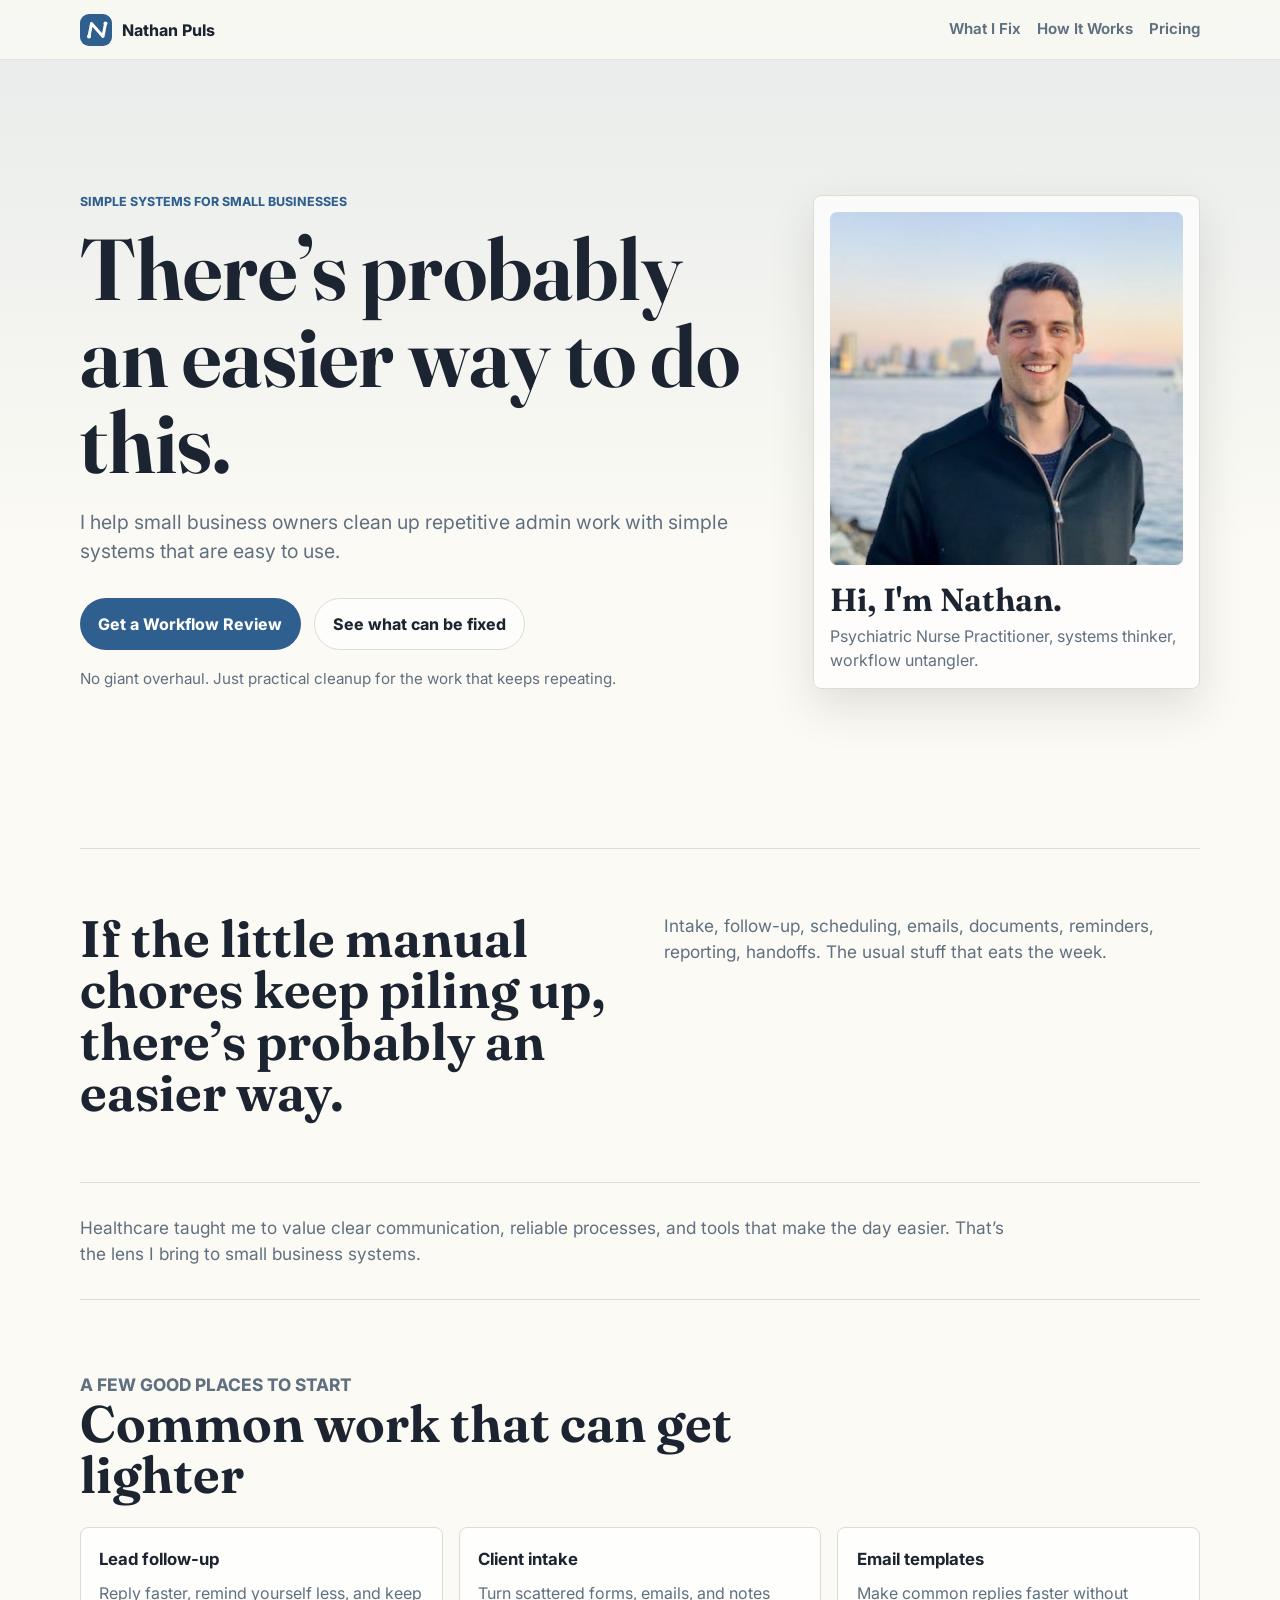
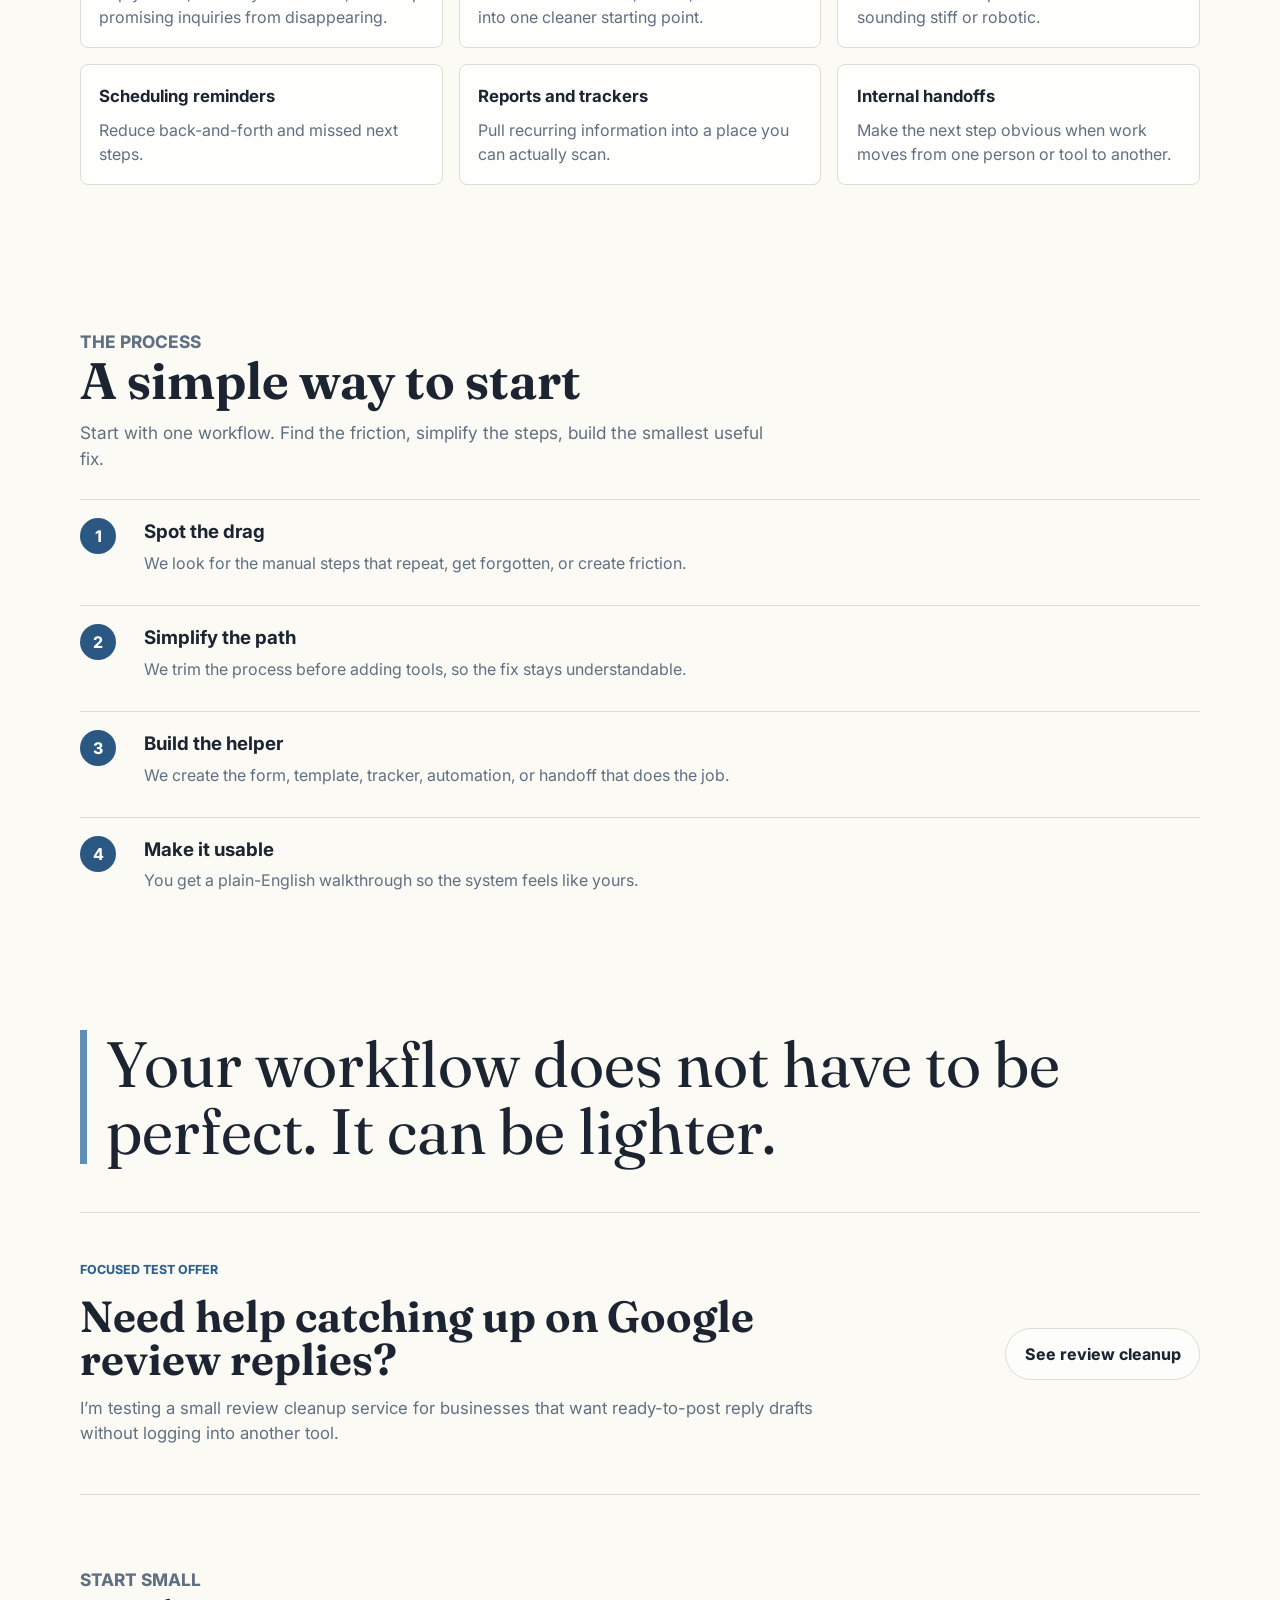
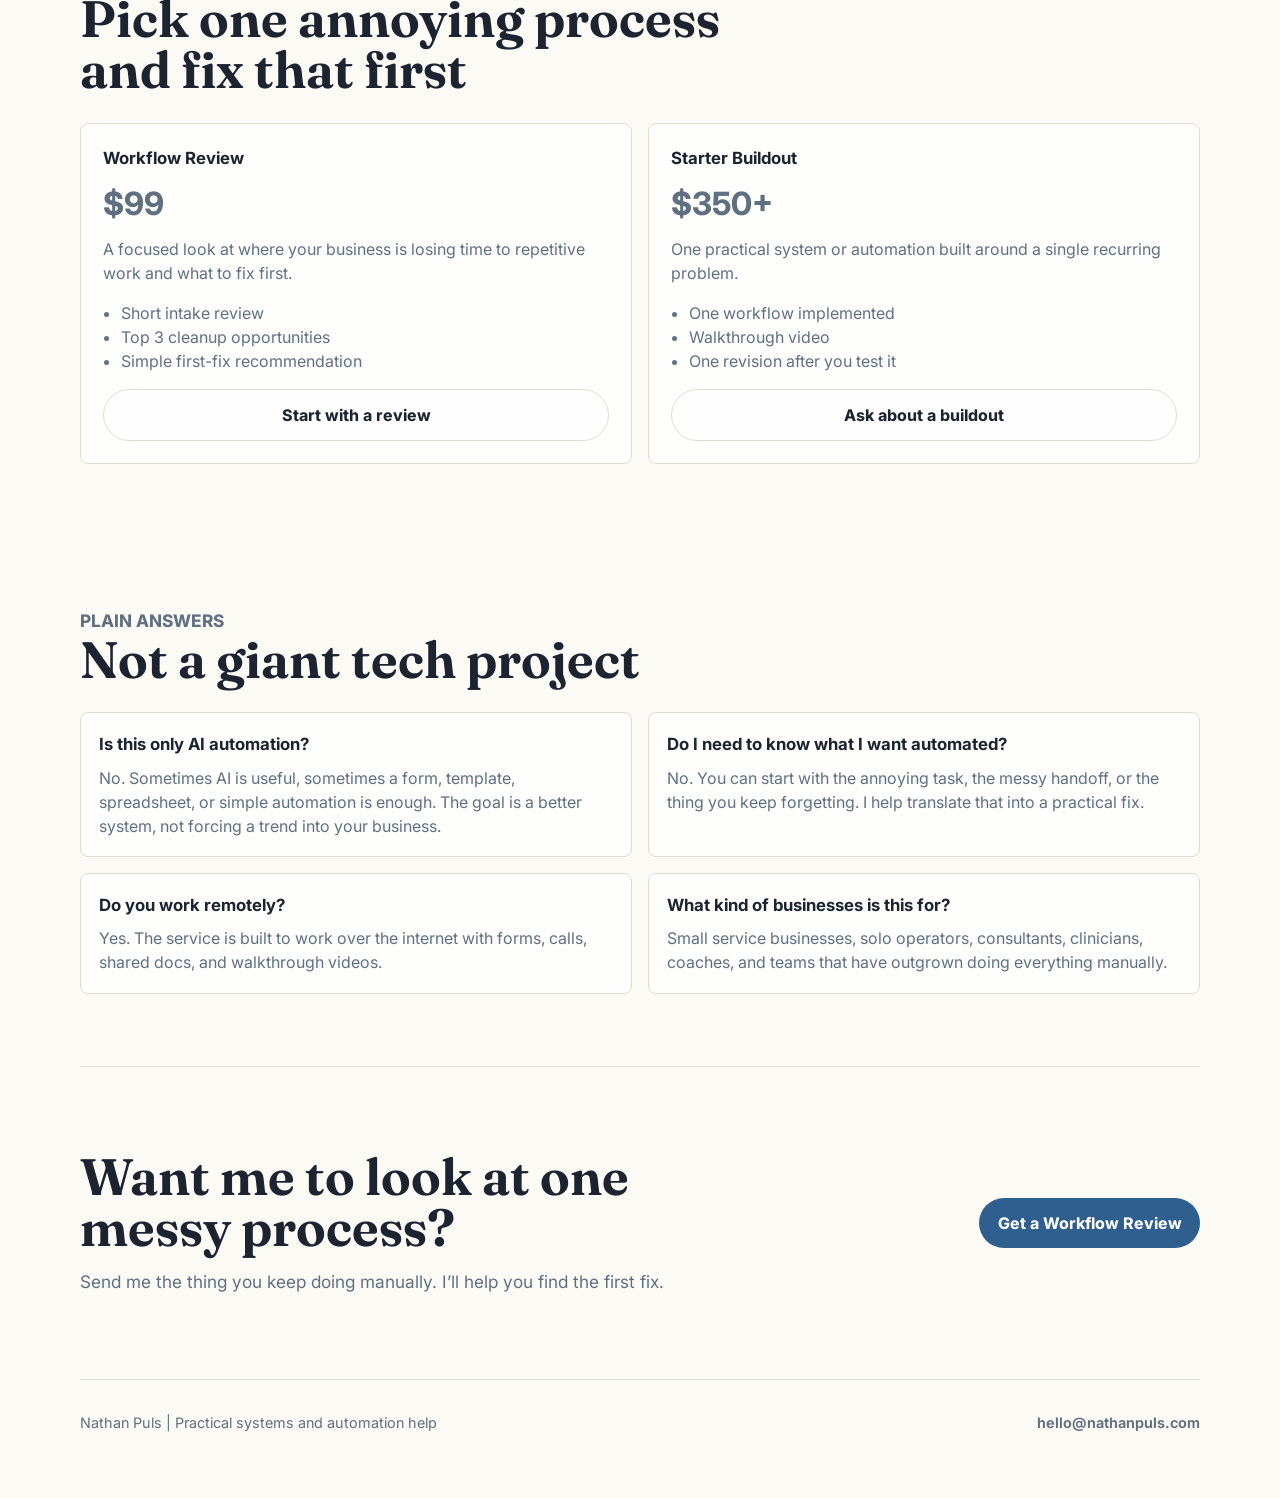
<file: index.html>
<!doctype html>
<html lang="en">
  <head>
    <meta charset="UTF-8" />
    <meta name="viewport" content="width=device-width, initial-scale=1.0" />
    <meta name="description" content="Simple systems and automation help for small businesses with too much manual work." />
    <title>Nathan Puls | Simple Systems for Small Business</title>
    <link rel="preconnect" href="https://fonts.googleapis.com" />
    <link rel="preconnect" href="https://fonts.gstatic.com" crossorigin />
    <link href="https://fonts.googleapis.com/css2?family=Fraunces:opsz,wght@9..144,650&family=Inter:wght@400;500;650;750&display=swap" rel="stylesheet" />
    <link rel="icon" href="./assets/logo.svg" type="image/svg+xml" />
    <link rel="stylesheet" href="./styles.css?v=20260513-4" />
  </head>
  <body class="cms-loading">
    <div class="cms-status" id="cmsStatus">Loading copy...</div>

    <header class="site-header">
      <a class="brand" href="/" aria-label="Nathan Puls home">
        <svg class="brand-logo" viewBox="0 0 64 64" aria-hidden="true">
          <rect width="64" height="64" rx="18" />
          <path d="M18 45L23 19L46 45L51 19" />
          <circle cx="18" cy="45" r="4" />
          <circle cx="51" cy="19" r="4" />
        </svg>
        <span data-copy="nav_brand">Nathan Puls</span>
      </a>
      <nav aria-label="Primary navigation">
        <a href="#fixes" data-copy="nav_offer">What I Fix</a>
        <a href="#process" data-copy="nav_process">How It Works</a>
        <a href="#pricing" data-copy="nav_pricing">Start Here</a>
      </nav>
    </header>

    <main id="top">
      <section class="hero">
        <div class="hero-copy">
          <p class="eyebrow" data-copy="hero_eyebrow">Simple systems for small businesses</p>
          <h1 data-copy="hero_headline">There’s probably an easier way to do this.</h1>
          <p class="hero-text" data-copy="hero_subheadline">
            I help small business owners clean up repetitive admin work with simple systems that are easy to use.
          </p>
          <div class="hero-actions">
            <a class="button primary" data-copy="primary_cta_text" data-href-copy="primary_cta_url" href="#">Get a Workflow Review</a>
            <a class="button secondary" data-copy="secondary_cta_text" href="#fixes">See what can be fixed</a>
          </div>
          <p class="hero-note" data-copy="hero_note">No giant overhaul. Just practical cleanup for the work that keeps repeating.</p>
        </div>
        <aside class="portrait-panel" aria-label="About Nathan">
          <img id="profileImage" src="./assets/profile-cropped.jpg" alt="Nathan Puls" />
          <div>
            <h2 data-copy="about_heading">Hi, I'm Nathan.</h2>
            <p data-copy="about_kicker">Psychiatric Nurse Practitioner, systems thinker, workflow untangler.</p>
          </div>
        </aside>
      </section>

      <section class="intro">
        <div>
          <h2 data-copy="problem_heading">If the little manual chores keep piling up, there’s probably an easier way.</h2>
        </div>
        <p data-copy="problem_body">
          Intake, follow-up, scheduling, emails, documents, reminders, reporting, handoffs. The usual stuff that eats the week.
        </p>
      </section>

      <section class="about-band">
        <p data-copy="about_body">
          Healthcare taught me to value clear communication, reliable processes, and tools that make the day easier. That’s the lens I bring to small business systems.
        </p>
      </section>

      <section class="fixes" id="fixes">
        <div class="section-heading">
          <p class="eyebrow">A few good places to start</p>
          <h2>Common work that can get lighter</h2>
        </div>
        <div class="fix-grid" id="fixGrid"></div>
      </section>

      <section class="process" id="process">
        <div class="section-heading">
          <p class="eyebrow">The process</p>
          <h2 data-copy="process_heading">A simple way to start</h2>
          <p data-copy="process_intro">Start with one workflow. Find the friction, simplify the steps, build the smallest useful fix.</p>
        </div>
        <div class="step-list" id="stepList"></div>
      </section>

      <section class="quote-section">
        <blockquote data-copy="quote">Your workflow does not have to be perfect. It can be lighter.</blockquote>
      </section>

      <section class="review-link-band">
        <div>
          <p class="eyebrow">Focused test offer</p>
          <h2>Need help catching up on Google review replies?</h2>
          <p>
            I’m testing a small review cleanup service for businesses that want ready-to-post reply drafts without logging into another tool.
          </p>
        </div>
        <a class="button secondary" href="/reviews">See review cleanup</a>
      </section>

      <section class="offers" id="pricing">
        <div class="section-heading">
          <p class="eyebrow">Start small</p>
          <h2>Pick one annoying process and fix that first</h2>
        </div>
        <div class="offer-grid" id="offerGrid"></div>
      </section>

      <section class="faq">
        <div class="section-heading">
          <p class="eyebrow">Plain answers</p>
          <h2>Not a giant tech project</h2>
        </div>
        <div class="faq-list" id="faqList"></div>
      </section>

      <section class="contact">
        <div>
          <h2 data-copy="contact_heading">Want me to look at one messy process?</h2>
          <p data-copy="contact_body">Send me the thing you keep doing manually. I’ll help you find the first fix.</p>
        </div>
        <a class="button primary" data-copy="primary_cta_text" data-href-copy="primary_cta_url" href="#">Get a Workflow Review</a>
      </section>
    </main>

    <footer>
      <span data-copy="footer_text">Nathan Puls | Practical systems and automation help</span>
      <div class="footer-contact">
        <a id="footerEmail" href="mailto:hello@nathanpuls.com">hello@nathanpuls.com</a>
      </div>
    </footer>

    <script src="./app.js"></script>
  </body>
</html>
</file>
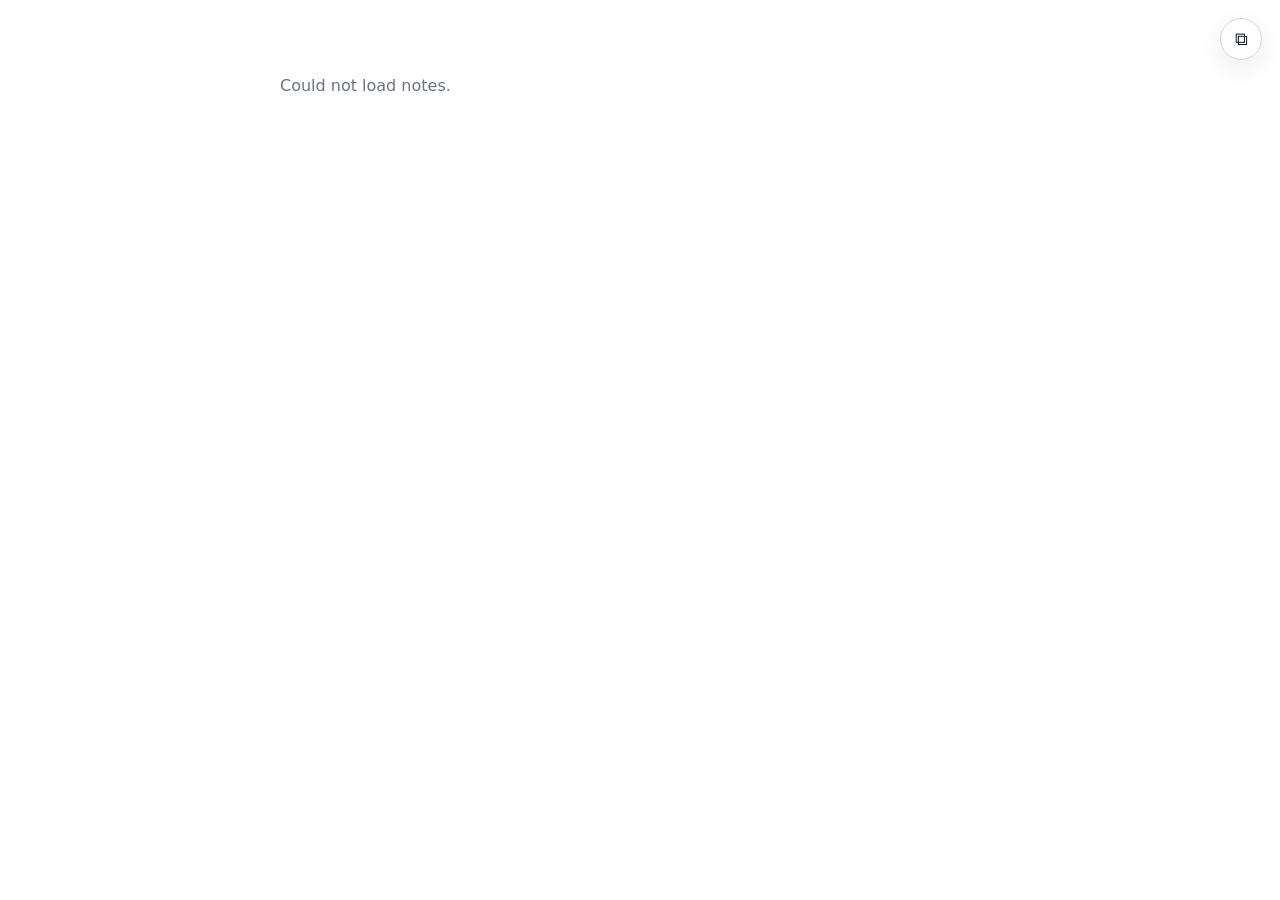
<file: notes/index.html>
<!doctype html>
<html lang="en">
<head>
  <meta charset="UTF-8" />
  <meta name="viewport" content="width=device-width, initial-scale=1.0" />
  <title>Notes</title>

  <style>
    body {
  margin: 0;
  background: #ffffff;
  color: #111827;
  font-family:
    system-ui,
    -apple-system,
    BlinkMacSystemFont,
    "Segoe UI",
    Roboto,
    Helvetica,
    Arial,
    sans-serif,
    Inter;
  line-height: 1.7;
}

    main {
      max-width: 720px;
      margin: 0 auto;
      padding: 56px 24px;
    }

    .copy-btn {
      position: fixed;
      top: 18px;
      right: 18px;
      border: 1px solid #d1d5db;
      background: #ffffff;
      color: #111827;
      border-radius: 999px;
      width: 42px;
      height: 42px;
      cursor: pointer;
      font-size: 18px;
      box-shadow: 0 8px 24px rgba(0,0,0,.08);
      z-index: 10;
    }

    .copy-btn:hover {
      background: #f9fafb;
    }

    .note-line {
      margin: 0 0 14px;
      font-size: 17px;
      white-space: pre-wrap;
    }

    .empty {
      color: #6b7280;
    }
  </style>
</head>

<body>
  <button class="copy-btn" id="copyBtn" title="Copy notes">⧉</button>

  <main>
    <div id="notes"></div>
  </main>

  <script>
    const SHEET_ID = "1ovUgHEIgJkKQKr8q2Q_g0FX9cRo2rG_OznN-X4xjlTY";
    const SHEET_NAME = "Sheet1";

    const GVIZ_URL =
      `https://docs.google.com/spreadsheets/d/${SHEET_ID}/gviz/tq?tqx=out:json&sheet=${encodeURIComponent(SHEET_NAME)}`;

    const notesEl = document.getElementById("notes");
    const copyBtn = document.getElementById("copyBtn");

    let plainText = "";

    function parseGvizResponse(text) {
      const jsonText = text.substring(
        text.indexOf("{"),
        text.lastIndexOf("}") + 1
      );

      return JSON.parse(jsonText);
    }

    function renderNotes(lines) {
      notesEl.innerHTML = "";

      if (!lines.length) {
        notesEl.innerHTML = '<p class="empty">No notes yet.</p>';
        plainText = "";
        return;
      }

      lines.forEach(line => {
        const p = document.createElement("p");
        p.className = "note-line";
        p.textContent = line;
        notesEl.appendChild(p);
      });

      plainText = lines.join("\n");
    }

    async function loadNotes() {
      try {
        const res = await fetch(GVIZ_URL);
        const text = await res.text();
        const data = parseGvizResponse(text);

        const rows = data.table.rows || [];

        const lines = rows
          .map(row => row.c?.[0]?.v)
          .filter(value => value !== null && value !== undefined && String(value).trim() !== "")
          .map(value => String(value).trim());

        renderNotes(lines);
      } catch (err) {
        notesEl.innerHTML = '<p class="empty">Could not load notes.</p>';
      }
    }

    copyBtn.addEventListener("click", async () => {
      try {
        await navigator.clipboard.writeText(plainText);
        copyBtn.textContent = "✓";

        setTimeout(() => {
          copyBtn.textContent = "⧉";
        }, 1200);
      } catch (err) {
        copyBtn.textContent = "!";
      }
    });

    loadNotes();
  </script>
</body>
</html>
</file>
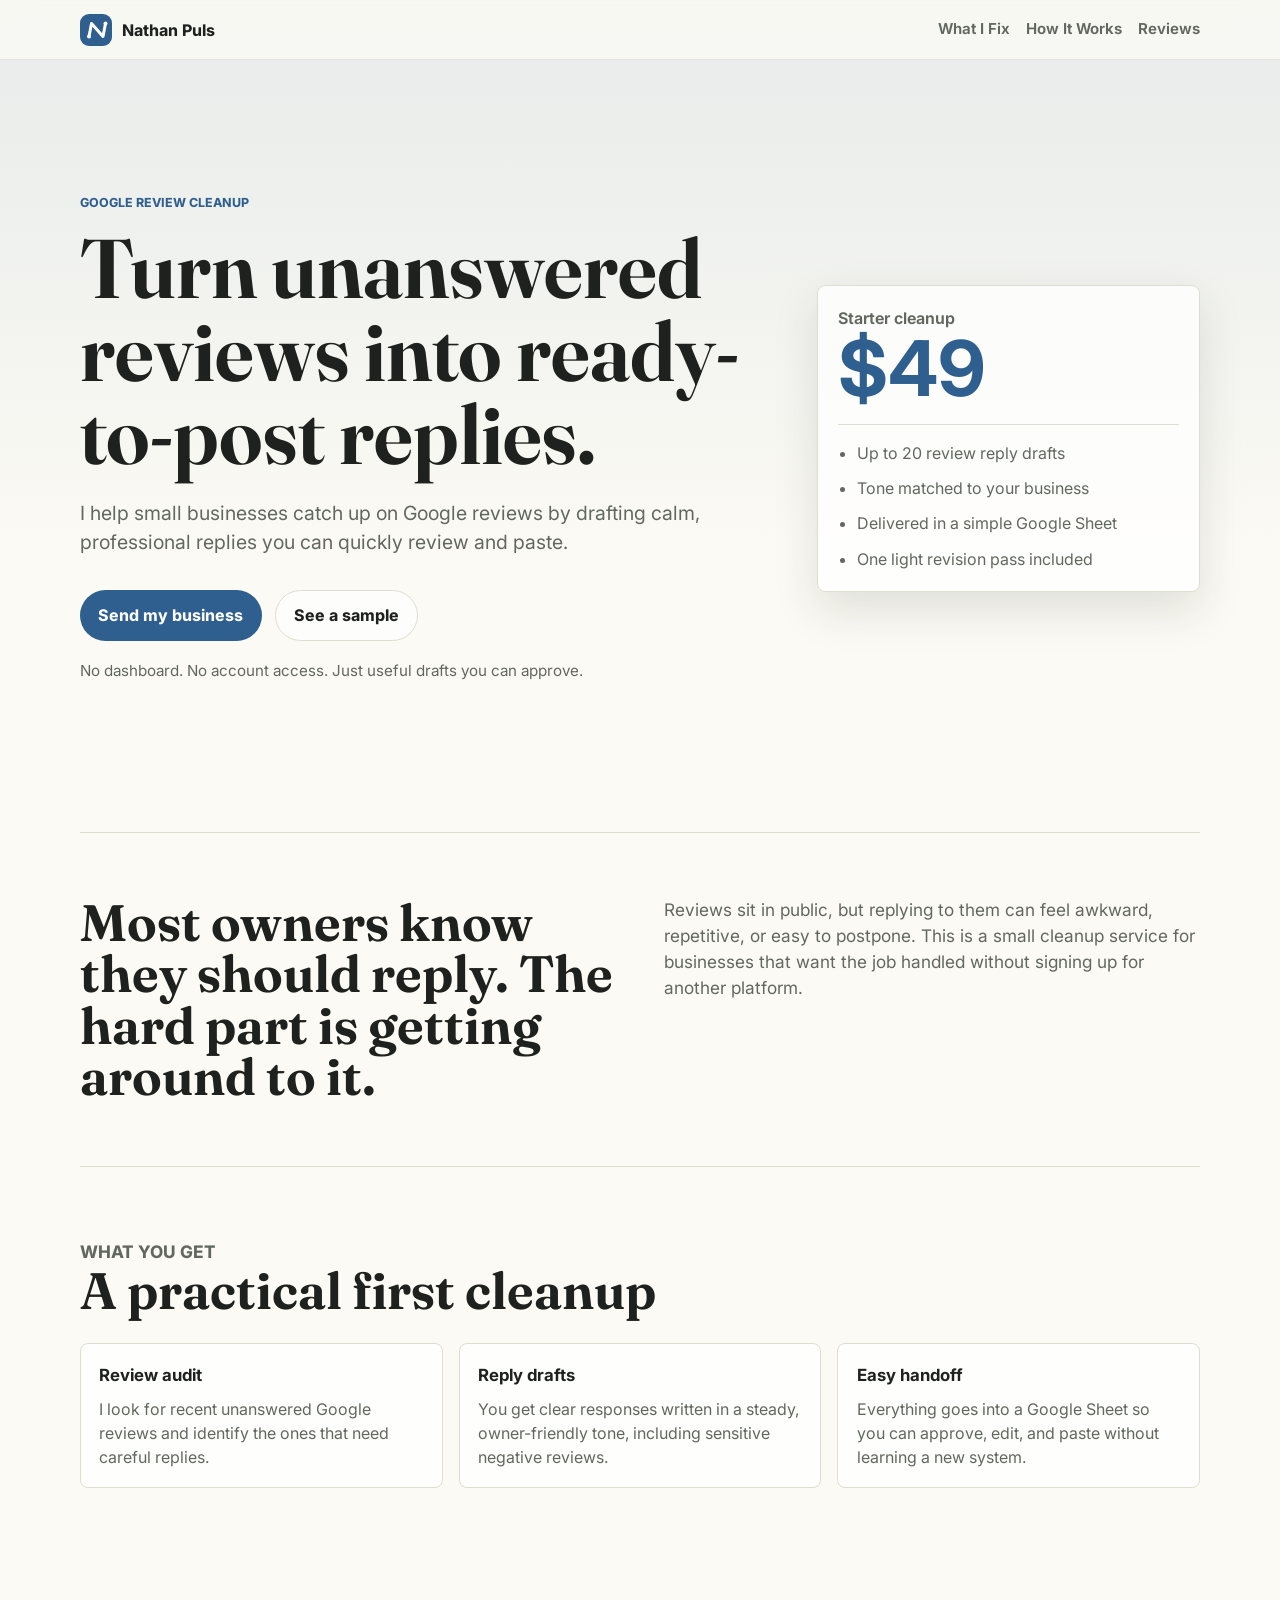
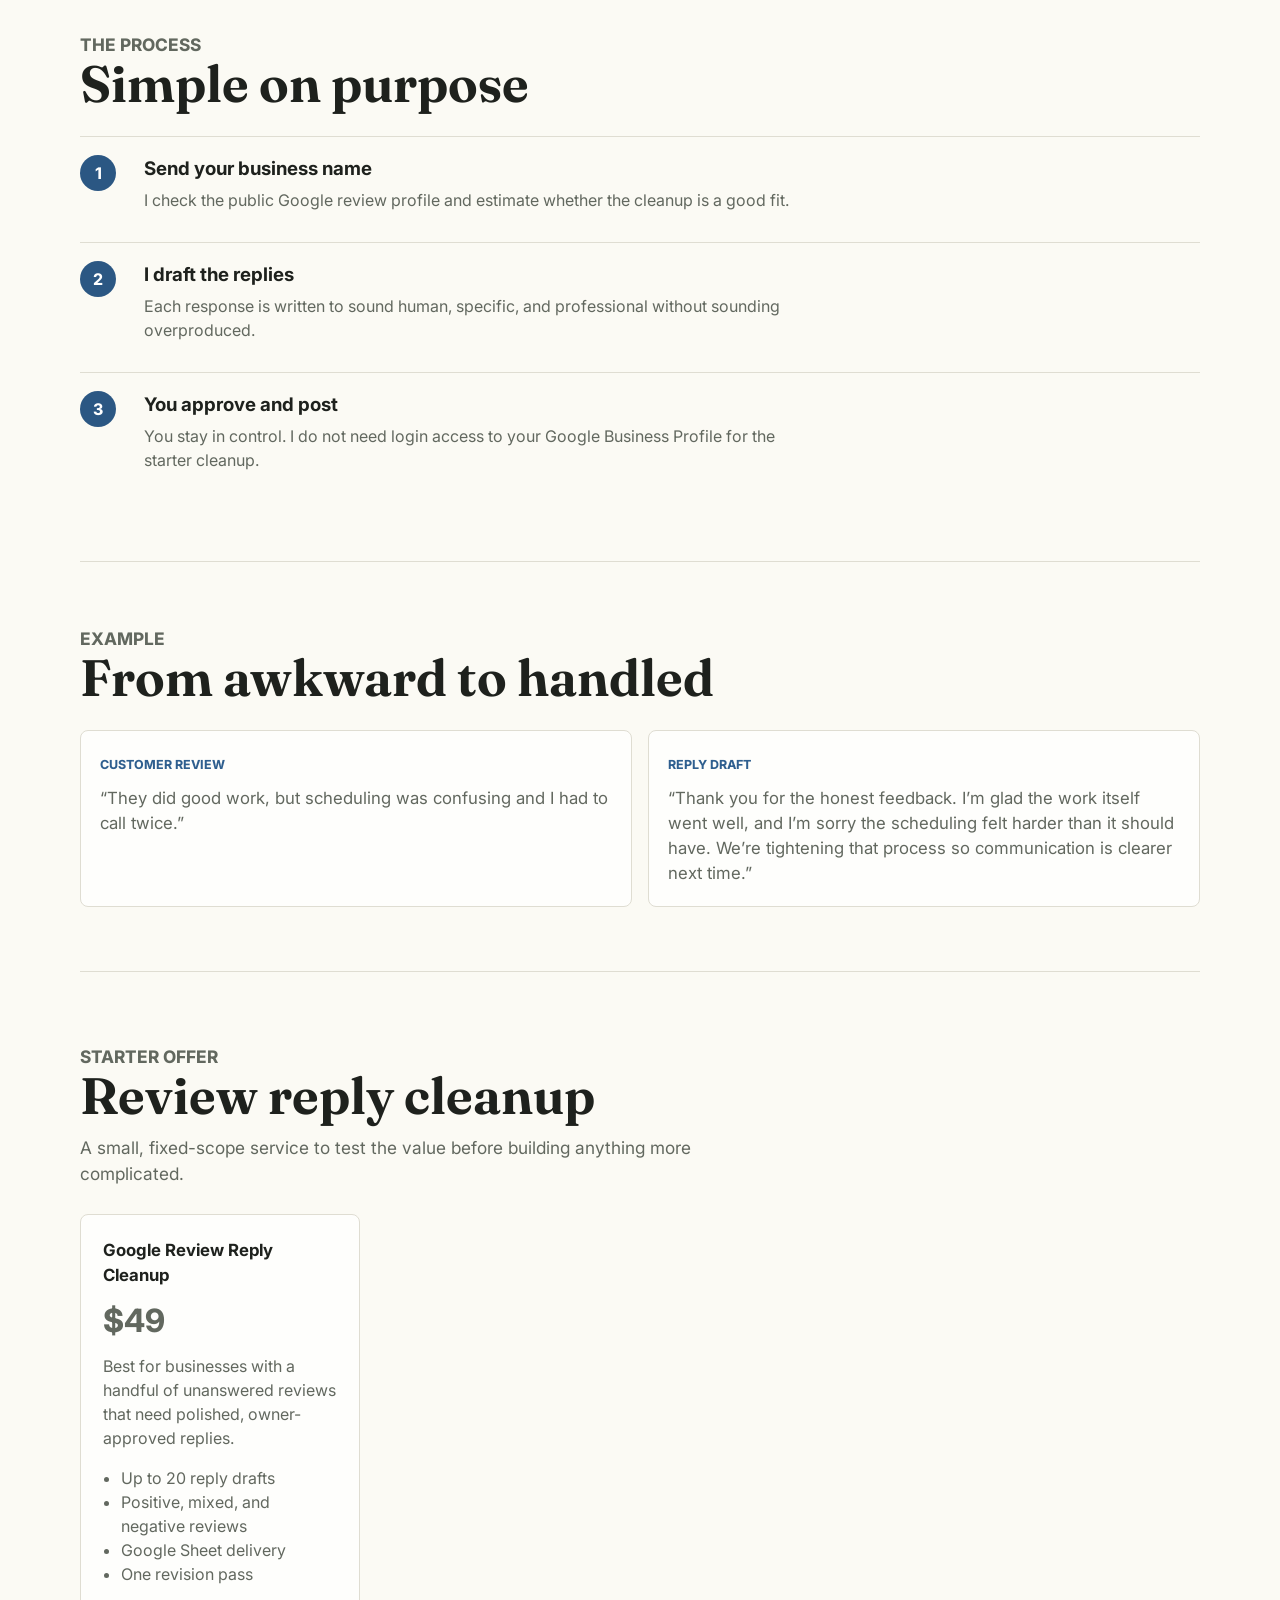
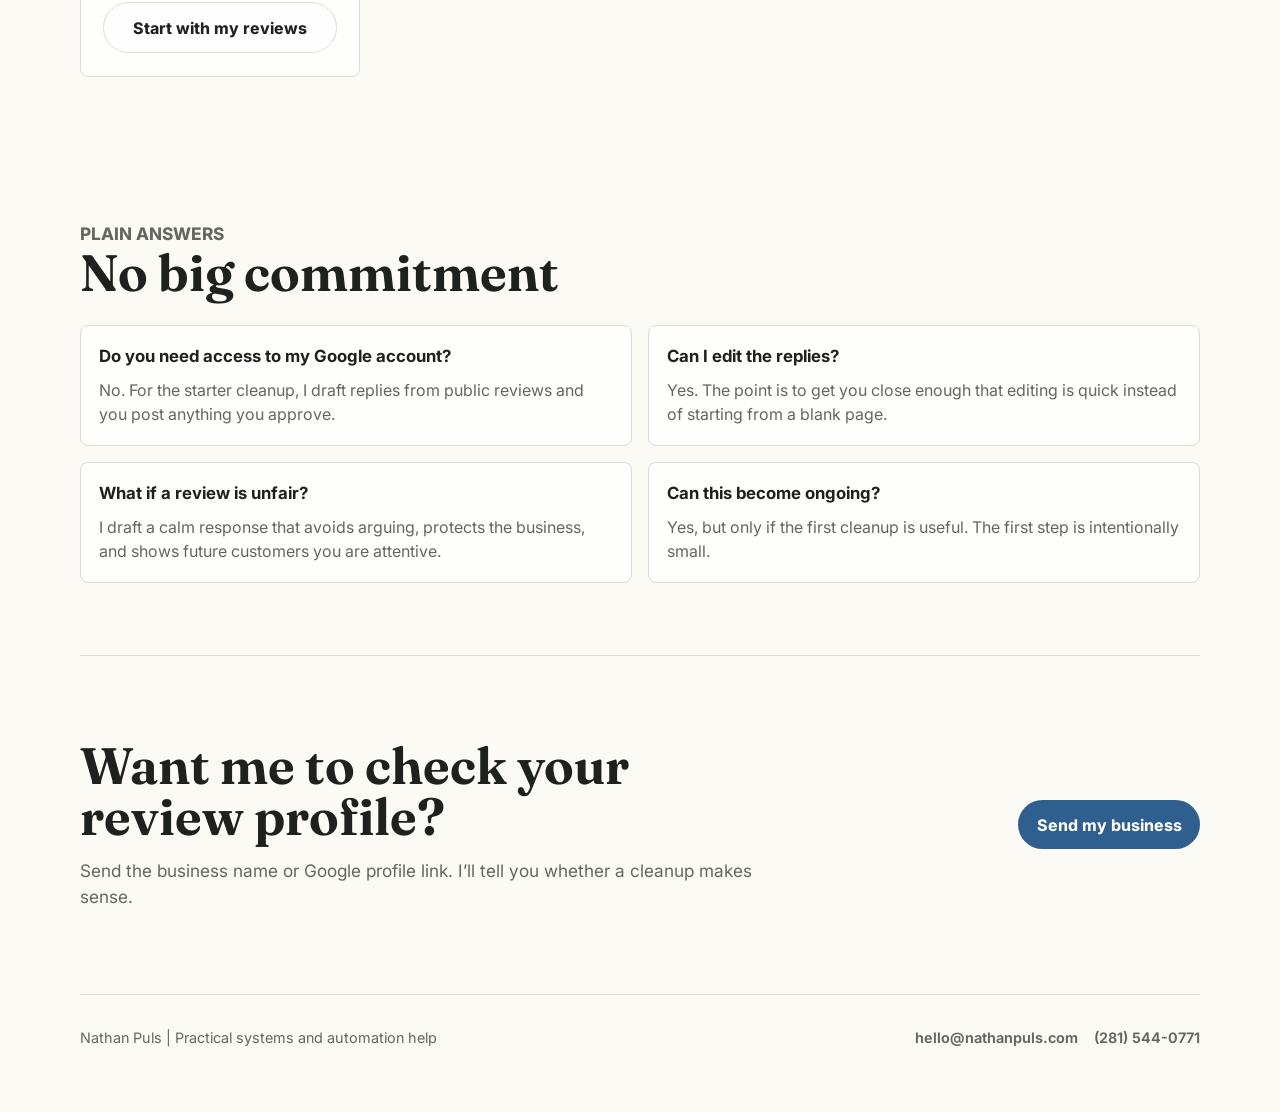
<file: reviews/index.html>
<!doctype html>
<html lang="en">
  <head>
    <meta charset="UTF-8" />
    <meta name="viewport" content="width=device-width, initial-scale=1.0" />
    <meta name="description" content="Done-for-you Google review reply drafts for small businesses with unanswered reviews." />
    <title>Google Review Reply Cleanup | Nathan Puls</title>
    <link rel="preconnect" href="https://fonts.googleapis.com" />
    <link rel="preconnect" href="https://fonts.gstatic.com" crossorigin />
    <link href="https://fonts.googleapis.com/css2?family=Fraunces:opsz,wght@9..144,650&family=Inter:wght@400;500;650;750&display=swap" rel="stylesheet" />
    <link rel="icon" href="../assets/logo.svg" type="image/svg+xml" />
    <link rel="stylesheet" href="../styles.css?v=20260517-reviews" />
  </head>
  <body>
    <header class="site-header">
      <a class="brand" href="/" aria-label="Nathan Puls home">
        <svg class="brand-logo" viewBox="0 0 64 64" aria-hidden="true">
          <rect width="64" height="64" rx="18" />
          <path d="M18 45L23 19L46 45L51 19" />
          <circle cx="18" cy="45" r="4" />
          <circle cx="51" cy="19" r="4" />
        </svg>
        <span>Nathan Puls</span>
      </a>
      <nav aria-label="Primary navigation">
        <a href="/#fixes">What I Fix</a>
        <a href="/#process">How It Works</a>
        <a href="/reviews">Reviews</a>
      </nav>
    </header>

    <main id="top">
      <section class="review-hero">
        <div class="review-hero-copy">
          <p class="eyebrow">Google review cleanup</p>
          <h1>Turn unanswered reviews into ready-to-post replies.</h1>
          <p class="hero-text">
            I help small businesses catch up on Google reviews by drafting calm, professional replies you can quickly review and paste.
          </p>
          <div class="hero-actions">
            <a class="button primary" href="mailto:hello@nathanpuls.com?subject=Google%20review%20reply%20cleanup&body=Hi%20Nathan%2C%20I%27d%20like%20help%20with%20Google%20review%20replies.%20My%20business%20is%3A%20">Send my business</a>
            <a class="button secondary" href="#sample">See a sample</a>
          </div>
          <p class="hero-note">No dashboard. No account access. Just useful drafts you can approve.</p>
        </div>

        <aside class="review-snapshot" aria-label="Offer summary">
          <div class="snapshot-stat">
            <span>Starter cleanup</span>
            <strong>$49</strong>
          </div>
          <ul>
            <li>Up to 20 review reply drafts</li>
            <li>Tone matched to your business</li>
            <li>Delivered in a simple Google Sheet</li>
            <li>One light revision pass included</li>
          </ul>
        </aside>
      </section>

      <section class="intro review-intro">
        <div>
          <h2>Most owners know they should reply. The hard part is getting around to it.</h2>
        </div>
        <p>
          Reviews sit in public, but replying to them can feel awkward, repetitive, or easy to postpone. This is a small cleanup service for businesses that want the job handled without signing up for another platform.
        </p>
      </section>

      <section class="fixes">
        <div class="section-heading">
          <p class="eyebrow">What you get</p>
          <h2>A practical first cleanup</h2>
        </div>
        <div class="fix-grid">
          <article class="fix-card">
            <h3>Review audit</h3>
            <p>I look for recent unanswered Google reviews and identify the ones that need careful replies.</p>
          </article>
          <article class="fix-card">
            <h3>Reply drafts</h3>
            <p>You get clear responses written in a steady, owner-friendly tone, including sensitive negative reviews.</p>
          </article>
          <article class="fix-card">
            <h3>Easy handoff</h3>
            <p>Everything goes into a Google Sheet so you can approve, edit, and paste without learning a new system.</p>
          </article>
        </div>
      </section>

      <section class="process">
        <div class="section-heading">
          <p class="eyebrow">The process</p>
          <h2>Simple on purpose</h2>
        </div>
        <div class="step-list">
          <article class="step-item">
            <div class="step-number">1</div>
            <div>
              <h3>Send your business name</h3>
              <p>I check the public Google review profile and estimate whether the cleanup is a good fit.</p>
            </div>
          </article>
          <article class="step-item">
            <div class="step-number">2</div>
            <div>
              <h3>I draft the replies</h3>
              <p>Each response is written to sound human, specific, and professional without sounding overproduced.</p>
            </div>
          </article>
          <article class="step-item">
            <div class="step-number">3</div>
            <div>
              <h3>You approve and post</h3>
              <p>You stay in control. I do not need login access to your Google Business Profile for the starter cleanup.</p>
            </div>
          </article>
        </div>
      </section>

      <section class="review-sample" id="sample">
        <div class="section-heading">
          <p class="eyebrow">Example</p>
          <h2>From awkward to handled</h2>
        </div>
        <div class="sample-grid">
          <article class="sample-panel">
            <span>Customer review</span>
            <p>“They did good work, but scheduling was confusing and I had to call twice.”</p>
          </article>
          <article class="sample-panel">
            <span>Reply draft</span>
            <p>“Thank you for the honest feedback. I’m glad the work itself went well, and I’m sorry the scheduling felt harder than it should have. We’re tightening that process so communication is clearer next time.”</p>
          </article>
        </div>
      </section>

      <section class="offers" id="pricing">
        <div class="section-heading">
          <p class="eyebrow">Starter offer</p>
          <h2>Review reply cleanup</h2>
          <p>A small, fixed-scope service to test the value before building anything more complicated.</p>
        </div>
        <div class="offer-grid single-offer">
          <article class="offer-card">
            <div>
              <h3>Google Review Reply Cleanup</h3>
              <p class="price">$49</p>
              <p>Best for businesses with a handful of unanswered reviews that need polished, owner-approved replies.</p>
              <ul>
                <li>Up to 20 reply drafts</li>
                <li>Positive, mixed, and negative reviews</li>
                <li>Google Sheet delivery</li>
                <li>One revision pass</li>
              </ul>
            </div>
            <a class="button secondary" href="mailto:hello@nathanpuls.com?subject=Google%20review%20reply%20cleanup&body=Hi%20Nathan%2C%20I%27d%20like%20help%20with%20Google%20review%20replies.%20My%20business%20is%3A%20">Start with my reviews</a>
          </article>
        </div>
      </section>

      <section class="faq">
        <div class="section-heading">
          <p class="eyebrow">Plain answers</p>
          <h2>No big commitment</h2>
        </div>
        <div class="faq-list">
          <article class="faq-item">
            <h3>Do you need access to my Google account?</h3>
            <p>No. For the starter cleanup, I draft replies from public reviews and you post anything you approve.</p>
          </article>
          <article class="faq-item">
            <h3>Can I edit the replies?</h3>
            <p>Yes. The point is to get you close enough that editing is quick instead of starting from a blank page.</p>
          </article>
          <article class="faq-item">
            <h3>What if a review is unfair?</h3>
            <p>I draft a calm response that avoids arguing, protects the business, and shows future customers you are attentive.</p>
          </article>
          <article class="faq-item">
            <h3>Can this become ongoing?</h3>
            <p>Yes, but only if the first cleanup is useful. The first step is intentionally small.</p>
          </article>
        </div>
      </section>

      <section class="contact">
        <div>
          <h2>Want me to check your review profile?</h2>
          <p>Send the business name or Google profile link. I’ll tell you whether a cleanup makes sense.</p>
        </div>
        <a class="button primary" href="mailto:hello@nathanpuls.com?subject=Google%20review%20reply%20cleanup&body=Hi%20Nathan%2C%20I%27d%20like%20help%20with%20Google%20review%20replies.%20My%20business%20is%3A%20">Send my business</a>
      </section>
    </main>

    <footer>
      <span>Nathan Puls | Practical systems and automation help</span>
      <div class="footer-contact">
        <a href="mailto:hello@nathanpuls.com">hello@nathanpuls.com</a>
        <a href="tel:+12815440771">(281) 544-0771</a>
      </div>
    </footer>
  </body>
</html>
</file>
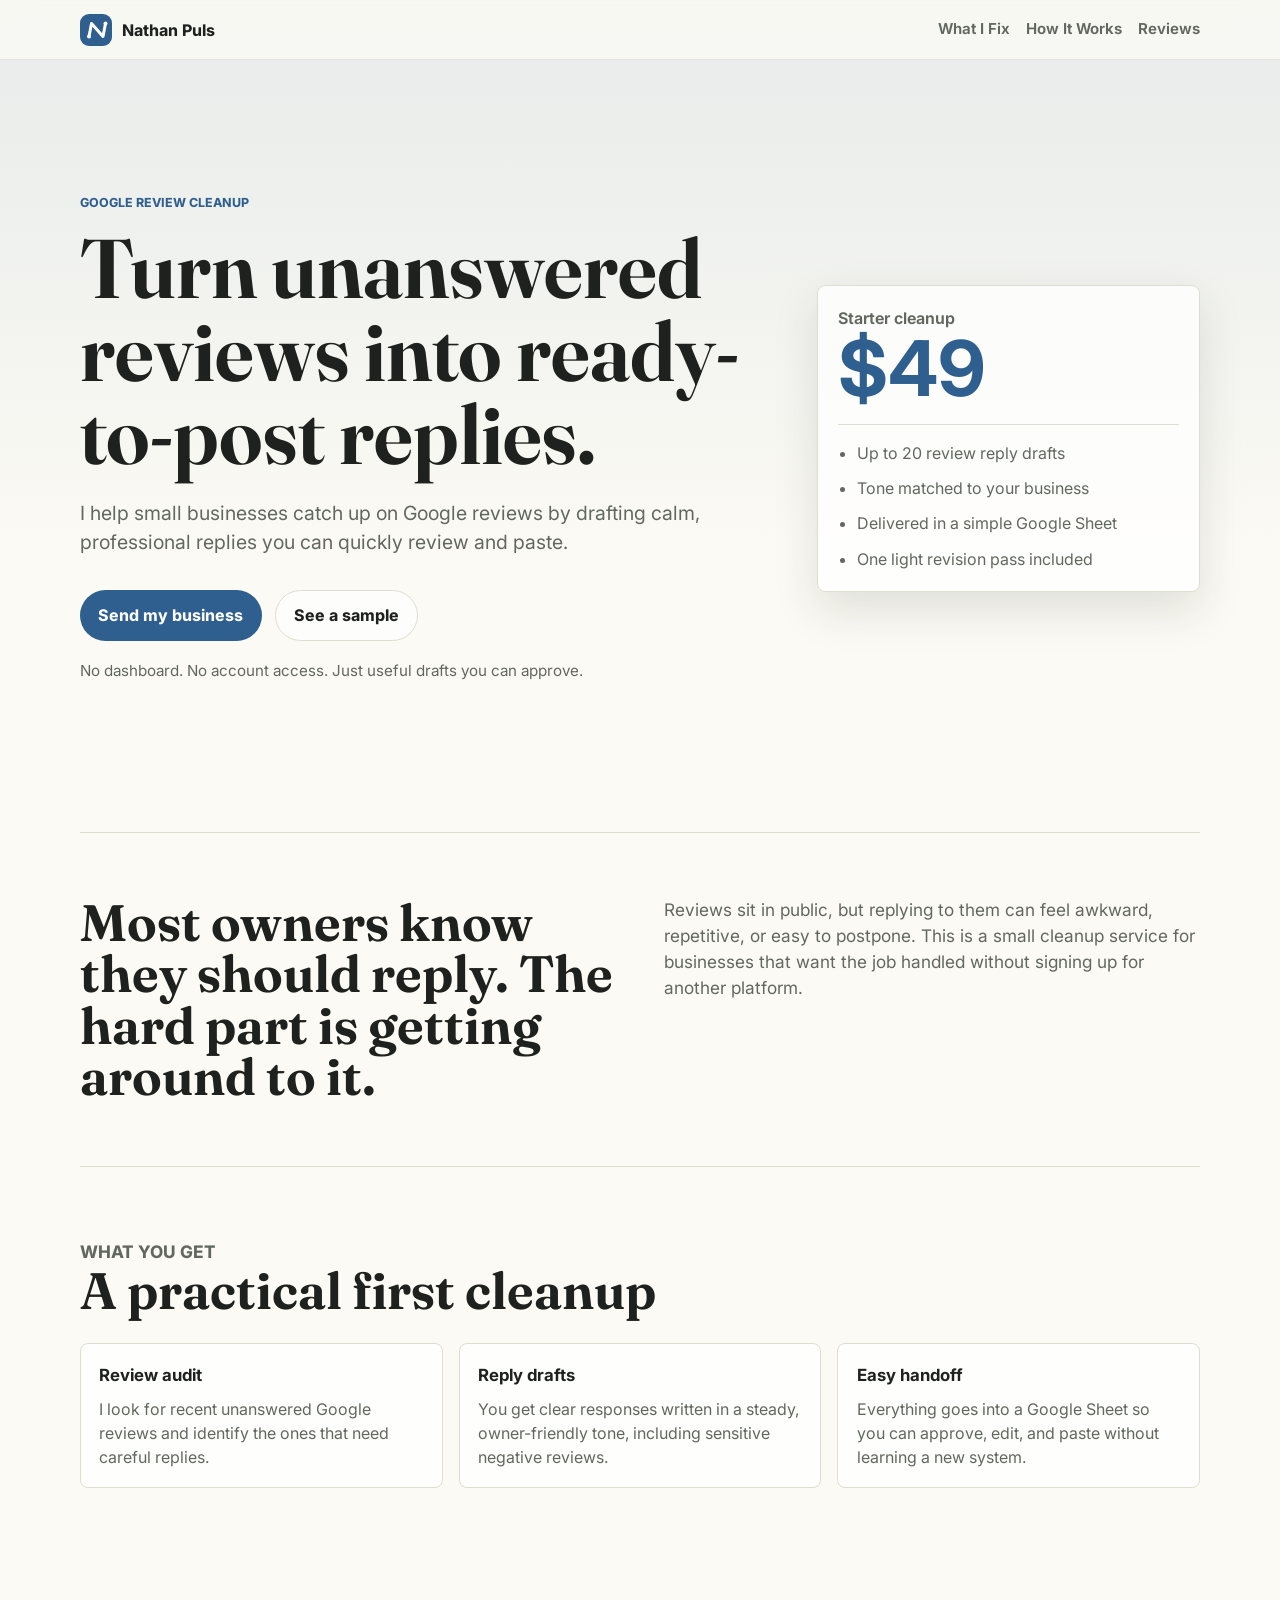
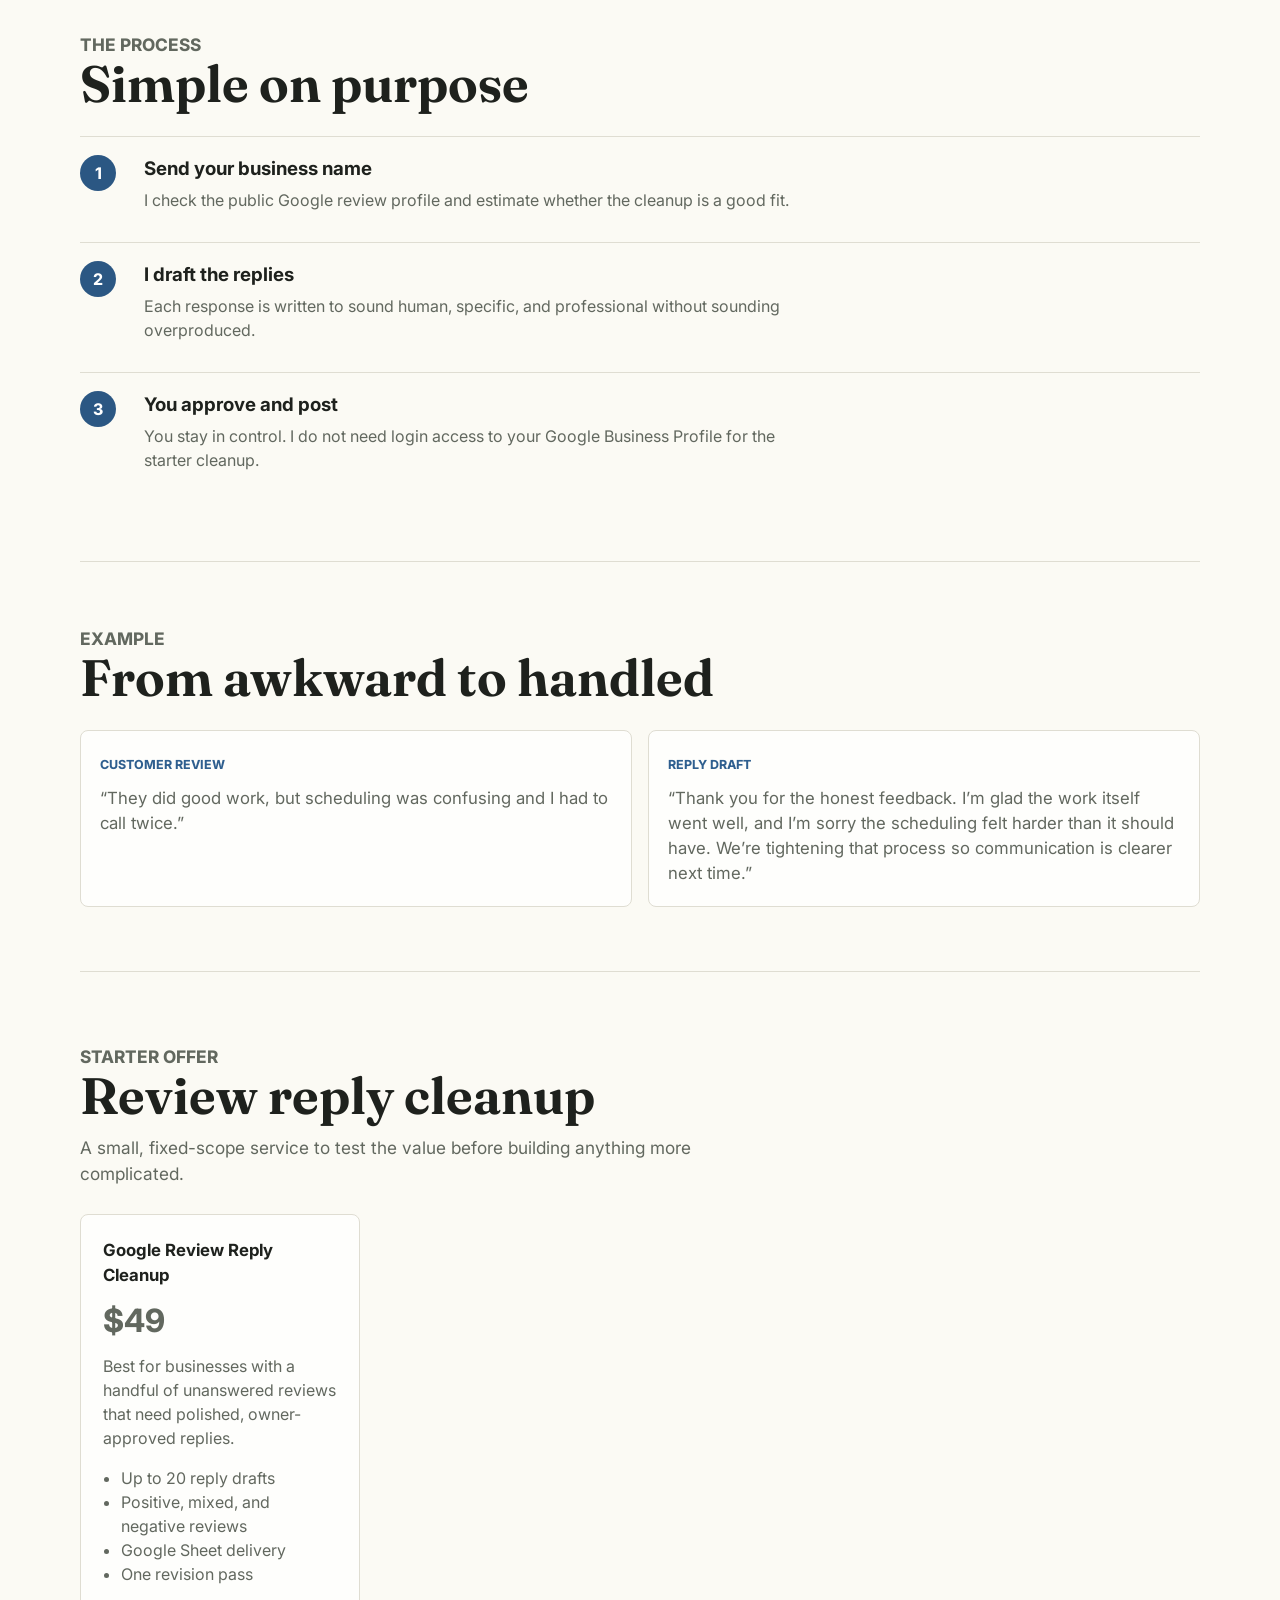
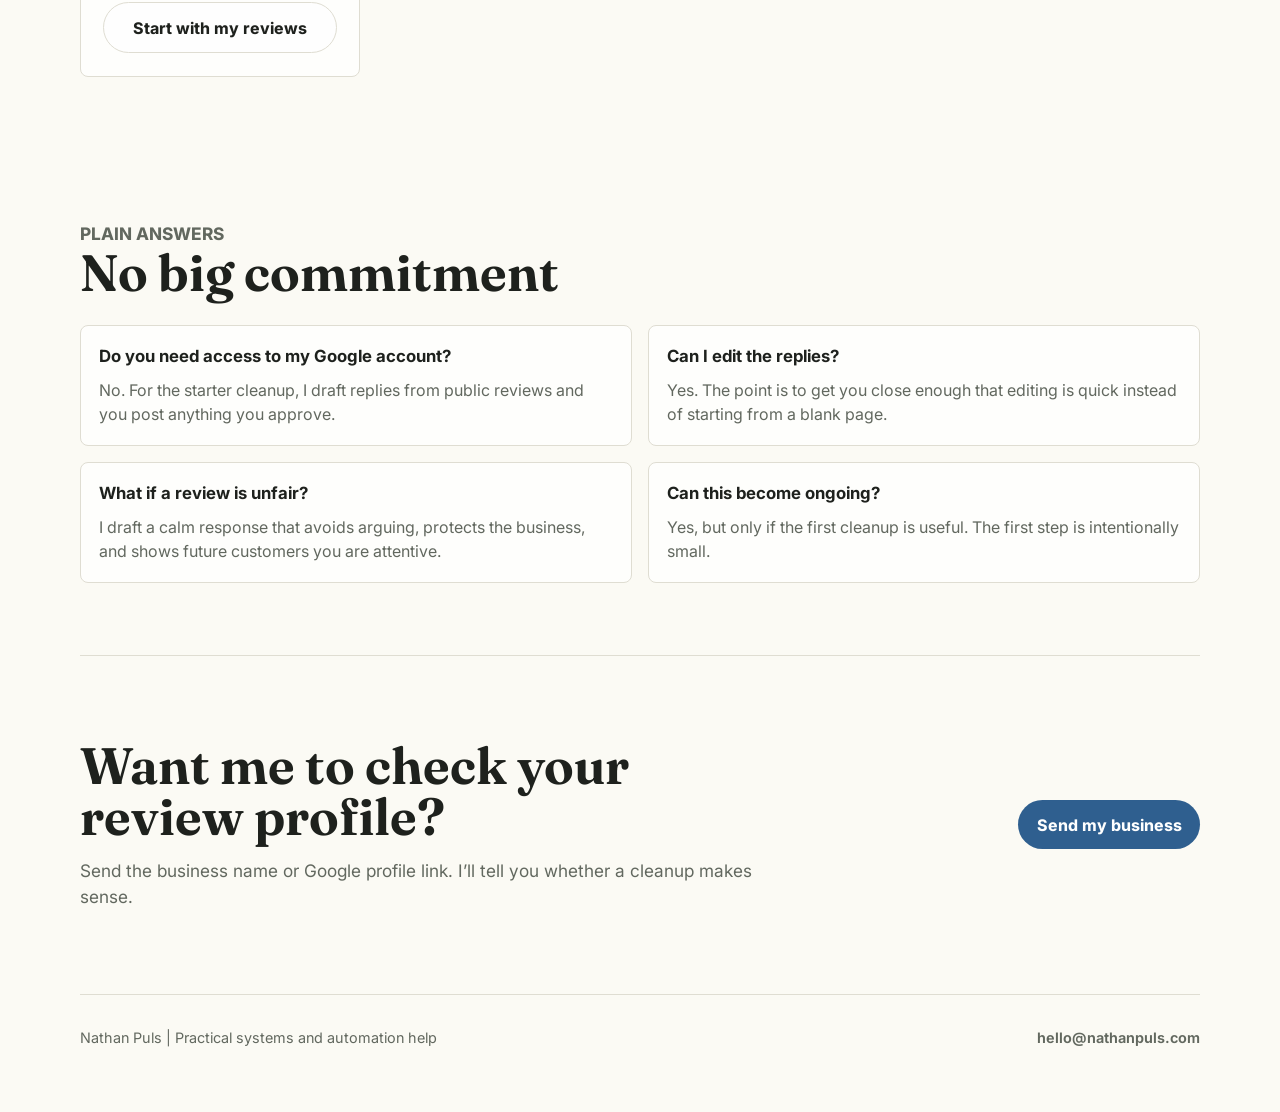
<file: reviews.html>
<!doctype html>
<html lang="en">
  <head>
    <meta charset="UTF-8" />
    <meta name="viewport" content="width=device-width, initial-scale=1.0" />
    <meta name="description" content="Done-for-you Google review reply drafts for small businesses with unanswered reviews." />
    <title>Google Review Reply Cleanup | Nathan Puls</title>
    <link rel="preconnect" href="https://fonts.googleapis.com" />
    <link rel="preconnect" href="https://fonts.gstatic.com" crossorigin />
    <link href="https://fonts.googleapis.com/css2?family=Fraunces:opsz,wght@9..144,650&family=Inter:wght@400;500;650;750&display=swap" rel="stylesheet" />
    <link rel="icon" href="./assets/logo.svg" type="image/svg+xml" />
    <link rel="stylesheet" href="./styles.css?v=20260517-reviews" />
  </head>
  <body>
    <header class="site-header">
      <a class="brand" href="/" aria-label="Nathan Puls home">
        <svg class="brand-logo" viewBox="0 0 64 64" aria-hidden="true">
          <rect width="64" height="64" rx="18" />
          <path d="M18 45L23 19L46 45L51 19" />
          <circle cx="18" cy="45" r="4" />
          <circle cx="51" cy="19" r="4" />
        </svg>
        <span>Nathan Puls</span>
      </a>
      <nav aria-label="Primary navigation">
        <a href="/#fixes">What I Fix</a>
        <a href="/#process">How It Works</a>
        <a href="/reviews">Reviews</a>
      </nav>
    </header>

    <main id="top">
      <section class="review-hero">
        <div class="review-hero-copy">
          <p class="eyebrow">Google review cleanup</p>
          <h1>Turn unanswered reviews into ready-to-post replies.</h1>
          <p class="hero-text">
            I help small businesses catch up on Google reviews by drafting calm, professional replies you can quickly review and paste.
          </p>
          <div class="hero-actions">
            <a class="button primary" href="mailto:hello@nathanpuls.com?subject=Google%20review%20reply%20cleanup&body=Hi%20Nathan%2C%20I%27d%20like%20help%20with%20Google%20review%20replies.%20My%20business%20is%3A%20">Send my business</a>
            <a class="button secondary" href="#sample">See a sample</a>
          </div>
          <p class="hero-note">No dashboard. No account access. Just useful drafts you can approve.</p>
        </div>

        <aside class="review-snapshot" aria-label="Offer summary">
          <div class="snapshot-stat">
            <span>Starter cleanup</span>
            <strong>$49</strong>
          </div>
          <ul>
            <li>Up to 20 review reply drafts</li>
            <li>Tone matched to your business</li>
            <li>Delivered in a simple Google Sheet</li>
            <li>One light revision pass included</li>
          </ul>
        </aside>
      </section>

      <section class="intro review-intro">
        <div>
          <h2>Most owners know they should reply. The hard part is getting around to it.</h2>
        </div>
        <p>
          Reviews sit in public, but replying to them can feel awkward, repetitive, or easy to postpone. This is a small cleanup service for businesses that want the job handled without signing up for another platform.
        </p>
      </section>

      <section class="fixes">
        <div class="section-heading">
          <p class="eyebrow">What you get</p>
          <h2>A practical first cleanup</h2>
        </div>
        <div class="fix-grid">
          <article class="fix-card">
            <h3>Review audit</h3>
            <p>I look for recent unanswered Google reviews and identify the ones that need careful replies.</p>
          </article>
          <article class="fix-card">
            <h3>Reply drafts</h3>
            <p>You get clear responses written in a steady, owner-friendly tone, including sensitive negative reviews.</p>
          </article>
          <article class="fix-card">
            <h3>Easy handoff</h3>
            <p>Everything goes into a Google Sheet so you can approve, edit, and paste without learning a new system.</p>
          </article>
        </div>
      </section>

      <section class="process">
        <div class="section-heading">
          <p class="eyebrow">The process</p>
          <h2>Simple on purpose</h2>
        </div>
        <div class="step-list">
          <article class="step-item">
            <div class="step-number">1</div>
            <div>
              <h3>Send your business name</h3>
              <p>I check the public Google review profile and estimate whether the cleanup is a good fit.</p>
            </div>
          </article>
          <article class="step-item">
            <div class="step-number">2</div>
            <div>
              <h3>I draft the replies</h3>
              <p>Each response is written to sound human, specific, and professional without sounding overproduced.</p>
            </div>
          </article>
          <article class="step-item">
            <div class="step-number">3</div>
            <div>
              <h3>You approve and post</h3>
              <p>You stay in control. I do not need login access to your Google Business Profile for the starter cleanup.</p>
            </div>
          </article>
        </div>
      </section>

      <section class="review-sample" id="sample">
        <div class="section-heading">
          <p class="eyebrow">Example</p>
          <h2>From awkward to handled</h2>
        </div>
        <div class="sample-grid">
          <article class="sample-panel">
            <span>Customer review</span>
            <p>“They did good work, but scheduling was confusing and I had to call twice.”</p>
          </article>
          <article class="sample-panel">
            <span>Reply draft</span>
            <p>“Thank you for the honest feedback. I’m glad the work itself went well, and I’m sorry the scheduling felt harder than it should have. We’re tightening that process so communication is clearer next time.”</p>
          </article>
        </div>
      </section>

      <section class="offers" id="pricing">
        <div class="section-heading">
          <p class="eyebrow">Starter offer</p>
          <h2>Review reply cleanup</h2>
          <p>A small, fixed-scope service to test the value before building anything more complicated.</p>
        </div>
        <div class="offer-grid single-offer">
          <article class="offer-card">
            <div>
              <h3>Google Review Reply Cleanup</h3>
              <p class="price">$49</p>
              <p>Best for businesses with a handful of unanswered reviews that need polished, owner-approved replies.</p>
              <ul>
                <li>Up to 20 reply drafts</li>
                <li>Positive, mixed, and negative reviews</li>
                <li>Google Sheet delivery</li>
                <li>One revision pass</li>
              </ul>
            </div>
            <a class="button secondary" href="mailto:hello@nathanpuls.com?subject=Google%20review%20reply%20cleanup&body=Hi%20Nathan%2C%20I%27d%20like%20help%20with%20Google%20review%20replies.%20My%20business%20is%3A%20">Start with my reviews</a>
          </article>
        </div>
      </section>

      <section class="faq">
        <div class="section-heading">
          <p class="eyebrow">Plain answers</p>
          <h2>No big commitment</h2>
        </div>
        <div class="faq-list">
          <article class="faq-item">
            <h3>Do you need access to my Google account?</h3>
            <p>No. For the starter cleanup, I draft replies from public reviews and you post anything you approve.</p>
          </article>
          <article class="faq-item">
            <h3>Can I edit the replies?</h3>
            <p>Yes. The point is to get you close enough that editing is quick instead of starting from a blank page.</p>
          </article>
          <article class="faq-item">
            <h3>What if a review is unfair?</h3>
            <p>I draft a calm response that avoids arguing, protects the business, and shows future customers you are attentive.</p>
          </article>
          <article class="faq-item">
            <h3>Can this become ongoing?</h3>
            <p>Yes, but only if the first cleanup is useful. The first step is intentionally small.</p>
          </article>
        </div>
      </section>

      <section class="contact">
        <div>
          <h2>Want me to check your review profile?</h2>
          <p>Send the business name or Google profile link. I’ll tell you whether a cleanup makes sense.</p>
        </div>
        <a class="button primary" href="mailto:hello@nathanpuls.com?subject=Google%20review%20reply%20cleanup&body=Hi%20Nathan%2C%20I%27d%20like%20help%20with%20Google%20review%20replies.%20My%20business%20is%3A%20">Send my business</a>
      </section>
    </main>

    <footer>
      <span>Nathan Puls | Practical systems and automation help</span>
      <div class="footer-contact">
        <a href="mailto:hello@nathanpuls.com">hello@nathanpuls.com</a>
      </div>
    </footer>
  </body>
</html>
</file>
<file: styles.css>
:root {
  color-scheme: light;
  --ink: #1e211d;
  --muted: #62685f;
  --paper: #fbfaf4;
  --panel: #ffffff;
  --line: #dfddd2;
  --green: #5f8fb4;
  --green-dark: #2f5f8f;
  --gold: #8db7d8;
  --blue: #587c9f;
  --rose: #5f8fb4;
  --shadow: 0 18px 45px rgba(42, 49, 40, 0.13);
  --font-heading: "Fraunces", Georgia, serif;
  --font-body: "Inter", system-ui, sans-serif;
}

* {
  box-sizing: border-box;
}

html {
  scroll-behavior: smooth;
}

body {
  margin: 0;
  background:
    linear-gradient(180deg, rgba(88, 124, 159, 0.12), transparent 34rem),
    var(--paper);
  color: var(--ink);
  font-family: var(--font-body);
  line-height: 1.5;
}

body.cms-loading .site-header,
body.cms-loading main,
body.cms-loading footer {
  opacity: 0;
}

a {
  color: inherit;
}

.cms-status {
  display: none;
}

.site-header,
main,
footer {
  width: min(1120px, calc(100% - 2rem));
  margin: 0 auto;
}

.site-header {
  position: sticky;
  top: 0;
  z-index: 10;
  display: flex;
  align-items: center;
  justify-content: space-between;
  gap: 1.5rem;
  width: 100%;
  max-width: none;
  border-bottom: 1px solid rgba(223, 221, 210, 0.72);
  background: color-mix(in srgb, var(--paper) 82%, transparent);
  padding: 0.85rem max(1rem, calc((100vw - 1120px) / 2));
  backdrop-filter: blur(16px);
}

.brand {
  display: inline-flex;
  align-items: center;
  gap: 0.6rem;
  font-weight: 750;
  text-decoration: none;
}

.brand-logo {
  width: 2rem;
  height: 2rem;
  flex: 0 0 auto;
}

.brand-logo rect {
  fill: var(--green-dark);
}

.brand-logo path {
  fill: none;
  stroke: white;
  stroke-width: 6;
  stroke-linecap: round;
  stroke-linejoin: round;
}

.brand-logo circle {
  fill: white;
}

nav {
  display: flex;
  gap: 1rem;
  color: var(--muted);
  font-size: 0.94rem;
  font-weight: 650;
}

nav a {
  text-decoration: none;
}

.hero {
  display: grid;
  grid-template-columns: minmax(0, 1.45fr) minmax(18rem, 0.82fr);
  gap: 3rem;
  align-items: center;
  min-height: calc(100vh - 7rem);
  padding: 2.5rem 0 4rem;
}

.review-hero {
  display: grid;
  grid-template-columns: minmax(0, 1.35fr) minmax(18rem, 0.75fr);
  gap: 3rem;
  align-items: center;
  min-height: calc(100vh - 8rem);
  padding: 3rem 0 4rem;
}

.hero-copy h1,
.review-hero-copy h1,
.intro h2,
.section-heading h2,
.contact h2,
.portrait-panel h2 {
  margin: 0;
  font-family: var(--font-heading);
  font-weight: 650;
  line-height: 1;
  letter-spacing: 0;
}

.hero-copy h1 {
  max-width: 14ch;
  font-size: clamp(3rem, 7.2vw, 5.4rem);
}

.review-hero-copy h1 {
  max-width: 13ch;
  font-size: clamp(3rem, 6.7vw, 5.2rem);
}

.not-found {
  display: grid;
  align-content: center;
  min-height: calc(100vh - 13rem);
  padding: 5rem 0;
}

.not-found h1 {
  max-width: 11ch;
  margin: 0;
  font-family: var(--font-heading);
  font-size: clamp(3.2rem, 7vw, 5.6rem);
  font-weight: 650;
  letter-spacing: 0;
  line-height: 1;
}

.eyebrow {
  margin: 0 0 0.9rem;
  color: var(--green-dark);
  font-size: 0.78rem;
  font-weight: 750;
  letter-spacing: 0;
  text-transform: uppercase;
}

.hero-text {
  max-width: 42rem;
  margin: 1.4rem 0 0;
  color: var(--muted);
  font-size: 1.22rem;
}

.hero-actions {
  display: flex;
  flex-wrap: wrap;
  gap: 0.8rem;
  margin-top: 2rem;
}

.button {
  display: inline-flex;
  min-height: 3rem;
  align-items: center;
  justify-content: center;
  border-radius: 999px;
  padding: 0.8rem 1.15rem;
  font-weight: 750;
  text-decoration: none;
}

.button.primary {
  background: var(--green-dark);
  color: white;
}

.button.secondary {
  border: 1px solid var(--line);
  background: rgba(255, 255, 255, 0.65);
}

.hero-note {
  max-width: 34rem;
  margin: 1.15rem 0 0;
  color: var(--muted);
  font-size: 0.95rem;
}

.portrait-panel {
  display: grid;
  gap: 1.2rem;
  align-self: center;
  border: 1px solid var(--line);
  border-radius: 8px;
  background: rgba(255, 255, 255, 0.7);
  box-shadow: var(--shadow);
  padding: 1rem;
}

.portrait-panel img {
  width: 100%;
  aspect-ratio: 1 / 1;
  border-radius: 7px;
  object-fit: cover;
}

.portrait-panel h2 {
  font-size: 2rem;
}

.portrait-panel p {
  margin: 0.5rem 0 0;
  color: var(--muted);
}

.review-snapshot {
  border: 1px solid var(--line);
  border-radius: 8px;
  background: rgba(255, 255, 255, 0.76);
  box-shadow: var(--shadow);
  padding: 1.25rem;
}

.snapshot-stat {
  display: grid;
  gap: 0.1rem;
  border-bottom: 1px solid var(--line);
  padding-bottom: 1rem;
}

.snapshot-stat span {
  color: var(--muted);
  font-weight: 650;
}

.snapshot-stat strong {
  color: var(--green-dark);
  font-size: clamp(3rem, 7vw, 4.8rem);
  line-height: 1;
}

.review-snapshot ul {
  display: grid;
  gap: 0.7rem;
  margin: 1rem 0 0;
  padding-left: 1.15rem;
  color: var(--muted);
}

.intro {
  display: grid;
  grid-template-columns: 1fr 1fr;
  gap: 3rem;
  border-top: 1px solid var(--line);
  padding: 4rem 0;
}

.review-intro {
  border-bottom: 1px solid var(--line);
}

.intro h2,
.section-heading h2,
.contact h2 {
  font-size: clamp(2rem, 4vw, 3.35rem);
}

.intro p,
.section-heading p,
.contact p,
.about-band p {
  margin: 0;
  color: var(--muted);
  font-size: 1.08rem;
}

.about-band {
  border-block: 1px solid var(--line);
  padding: 2rem 0;
}

.about-band p {
  max-width: 58rem;
}

section {
  padding: 4.5rem 0;
}

.section-heading {
  max-width: 44rem;
  margin-bottom: 1.7rem;
}

.section-heading p:not(.eyebrow) {
  margin-top: 0.9rem;
}

.fix-grid,
.offer-grid,
.faq-list {
  display: grid;
  gap: 1rem;
}

.fix-grid {
  grid-template-columns: repeat(3, 1fr);
}

.fix-card,
.offer-card,
.faq-item {
  border: 1px solid var(--line);
  border-radius: 8px;
  background: rgba(255, 255, 255, 0.76);
  padding: 1.15rem;
}

.fix-card h3,
.offer-card h3,
.faq-item h3 {
  margin: 0;
  font-size: 1.05rem;
}

.fix-card p,
.offer-card p,
.faq-item p {
  margin: 0.55rem 0 0;
  color: var(--muted);
}

.step-list {
  display: grid;
  gap: 0.8rem;
}

.step-item {
  display: grid;
  grid-template-columns: 3rem 1fr;
  gap: 1rem;
  align-items: start;
  border-top: 1px solid var(--line);
  padding: 1.1rem 0;
}

.step-number {
  display: grid;
  width: 2.25rem;
  height: 2.25rem;
  place-items: center;
  border-radius: 999px;
  background: color-mix(in srgb, var(--green-dark) 82%, #17324e);
  color: white;
  font-weight: 750;
}

.step-item h3 {
  margin: 0;
}

.step-item p {
  max-width: 42rem;
  margin: 0.3rem 0 0;
  color: var(--muted);
}

.quote-section {
  padding-block: 3rem;
}

.review-link-band {
  display: flex;
  align-items: center;
  justify-content: space-between;
  gap: 2rem;
  border-block: 1px solid var(--line);
  padding-block: 3rem;
}

.review-link-band div {
  max-width: 48rem;
}

.review-link-band h2 {
  margin: 0;
  font-family: var(--font-heading);
  font-size: clamp(1.75rem, 3.4vw, 2.9rem);
  font-weight: 650;
  letter-spacing: 0;
  line-height: 1;
}

.review-link-band p:not(.eyebrow) {
  margin: 0.9rem 0 0;
  color: var(--muted);
  font-size: 1.05rem;
}

blockquote {
  margin: 0;
  border-left: 0.45rem solid var(--rose);
  padding-left: 1.2rem;
  font-family: var(--font-heading);
  font-size: clamp(2rem, 5vw, 4.2rem);
  line-height: 1.05;
}

.review-sample {
  border-block: 1px solid var(--line);
  padding-block: 4rem;
}

.sample-grid {
  display: grid;
  grid-template-columns: repeat(2, 1fr);
  gap: 1rem;
}

.sample-panel {
  border: 1px solid var(--line);
  border-radius: 8px;
  background: rgba(255, 255, 255, 0.76);
  padding: 1.2rem;
}

.sample-panel span {
  color: var(--green-dark);
  font-size: 0.78rem;
  font-weight: 750;
  letter-spacing: 0;
  text-transform: uppercase;
}

.sample-panel p {
  margin: 0.7rem 0 0;
  color: var(--muted);
  font-size: 1.05rem;
}

.offer-grid {
  grid-template-columns: repeat(2, 1fr);
}

.single-offer {
  max-width: 36rem;
}

.offer-card {
  display: flex;
  min-height: 20rem;
  flex-direction: column;
  justify-content: space-between;
  padding: 1.4rem;
}

.price {
  margin: 0.4rem 0 0;
  color: var(--green-dark);
  font-size: 2rem;
  font-weight: 750;
}

.offer-card ul {
  margin: 1rem 0;
  padding-left: 1.1rem;
  color: var(--muted);
}

.faq-list {
  grid-template-columns: repeat(2, 1fr);
}

.contact {
  display: flex;
  align-items: center;
  justify-content: space-between;
  gap: 2rem;
  border-block: 1px solid var(--line);
  padding-block: 5.25rem;
}

.contact div {
  max-width: 42rem;
}

.contact p {
  margin-top: 1rem;
}

footer {
  display: flex;
  align-items: center;
  justify-content: space-between;
  gap: 1rem;
  padding: 2rem 0 4rem;
  color: var(--muted);
  font-size: 0.9rem;
}

.footer-contact {
  display: flex;
  flex-wrap: wrap;
  justify-content: flex-end;
  gap: 0.35rem 1rem;
}

footer a {
  color: inherit;
  font-weight: 650;
  text-decoration: none;
}

footer a:hover {
  color: var(--green-dark);
}

@media (max-width: 820px) {
  .intro,
  .contact,
  .review-link-band,
  footer {
    display: block;
  }

  .site-header {
    display: flex;
    align-items: center;
    flex-wrap: nowrap;
    gap: 0.7rem;
    padding: 0.8rem 1rem;
  }

  .brand {
    flex: 0 0 auto;
  }

  .brand-logo {
    width: 1.9rem;
    height: 1.9rem;
  }

  nav {
    flex: 1;
    min-width: 0;
    justify-content: flex-end;
    gap: 0.58rem;
    margin-top: 0;
    overflow-x: auto;
    padding-bottom: 0.2rem;
    font-size: 0.84rem;
    white-space: nowrap;
  }

  .brand span {
    display: none;
  }

  .hero {
    grid-template-columns: 1fr;
    min-height: auto;
    gap: 1.4rem;
    padding: 1.2rem 0 3rem;
  }

  .review-hero {
    grid-template-columns: 1fr;
    min-height: auto;
    gap: 1.2rem;
    padding: 1.4rem 0 3rem;
  }

  .hero-copy h1 {
    max-width: 11ch;
    font-size: clamp(2.45rem, 11.5vw, 3.65rem);
  }

  .review-hero-copy h1 {
    max-width: 11ch;
    font-size: clamp(2.45rem, 11.5vw, 3.65rem);
  }

  .hero-text {
    margin-top: 1rem;
    font-size: 1.02rem;
  }

  .hero-actions {
    margin-top: 1.25rem;
  }

  .hero-note {
    display: none;
  }

  .portrait-panel {
    grid-template-columns: 5.8rem 1fr;
    align-items: center;
    gap: 0.85rem;
    padding: 0.8rem;
  }

  .portrait-panel img {
    width: 5.8rem;
  }

  .portrait-panel h2 {
    font-size: 1.55rem;
  }

  .portrait-panel p {
    font-size: 0.92rem;
  }

  .fix-grid,
  .offer-grid,
  .faq-list,
  .sample-grid {
    grid-template-columns: 1fr;
  }

  .intro p {
    margin-top: 1rem;
  }

  .contact .button {
    margin-top: 1.2rem;
  }

  .review-link-band .button {
    margin-top: 1.2rem;
  }

  .footer-contact {
    display: grid;
    justify-content: start;
    margin-top: 0.7rem;
  }

  footer span {
    display: block;
    margin-top: 0.35rem;
  }
}
</file>
